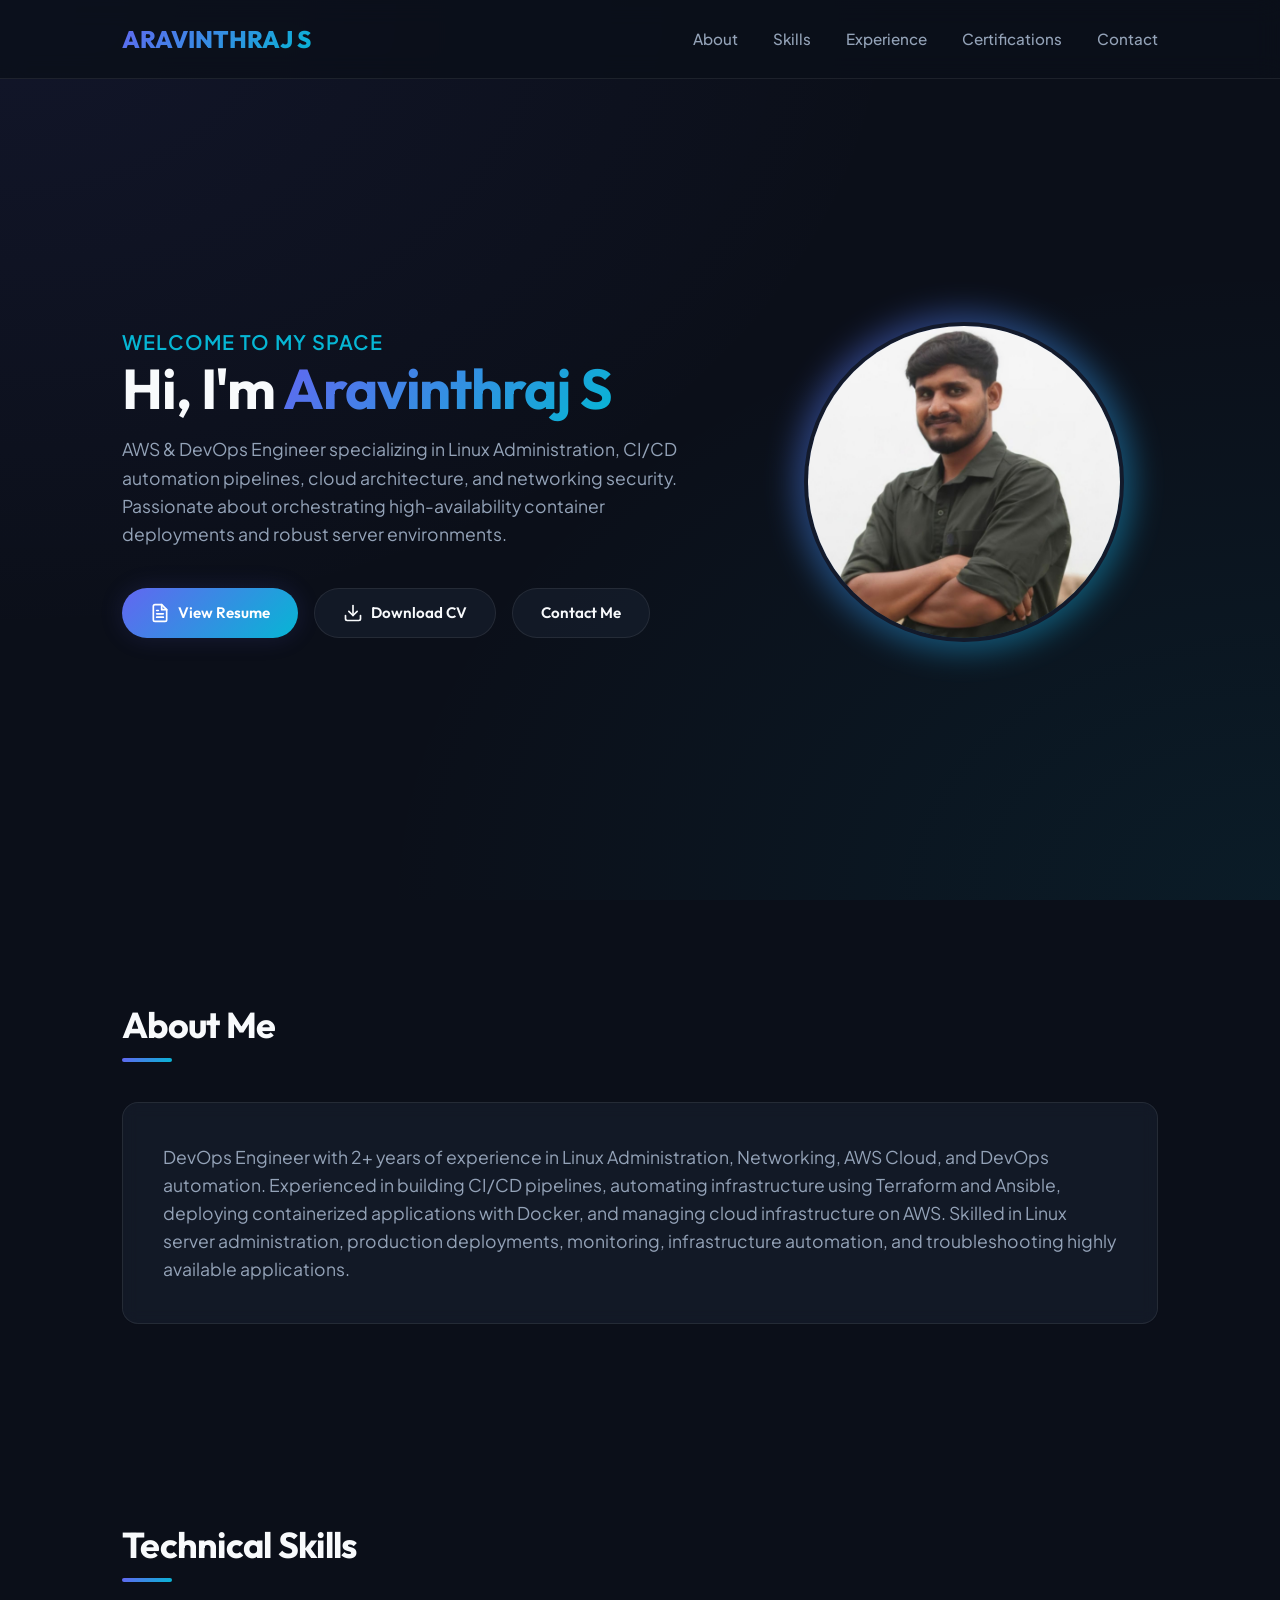
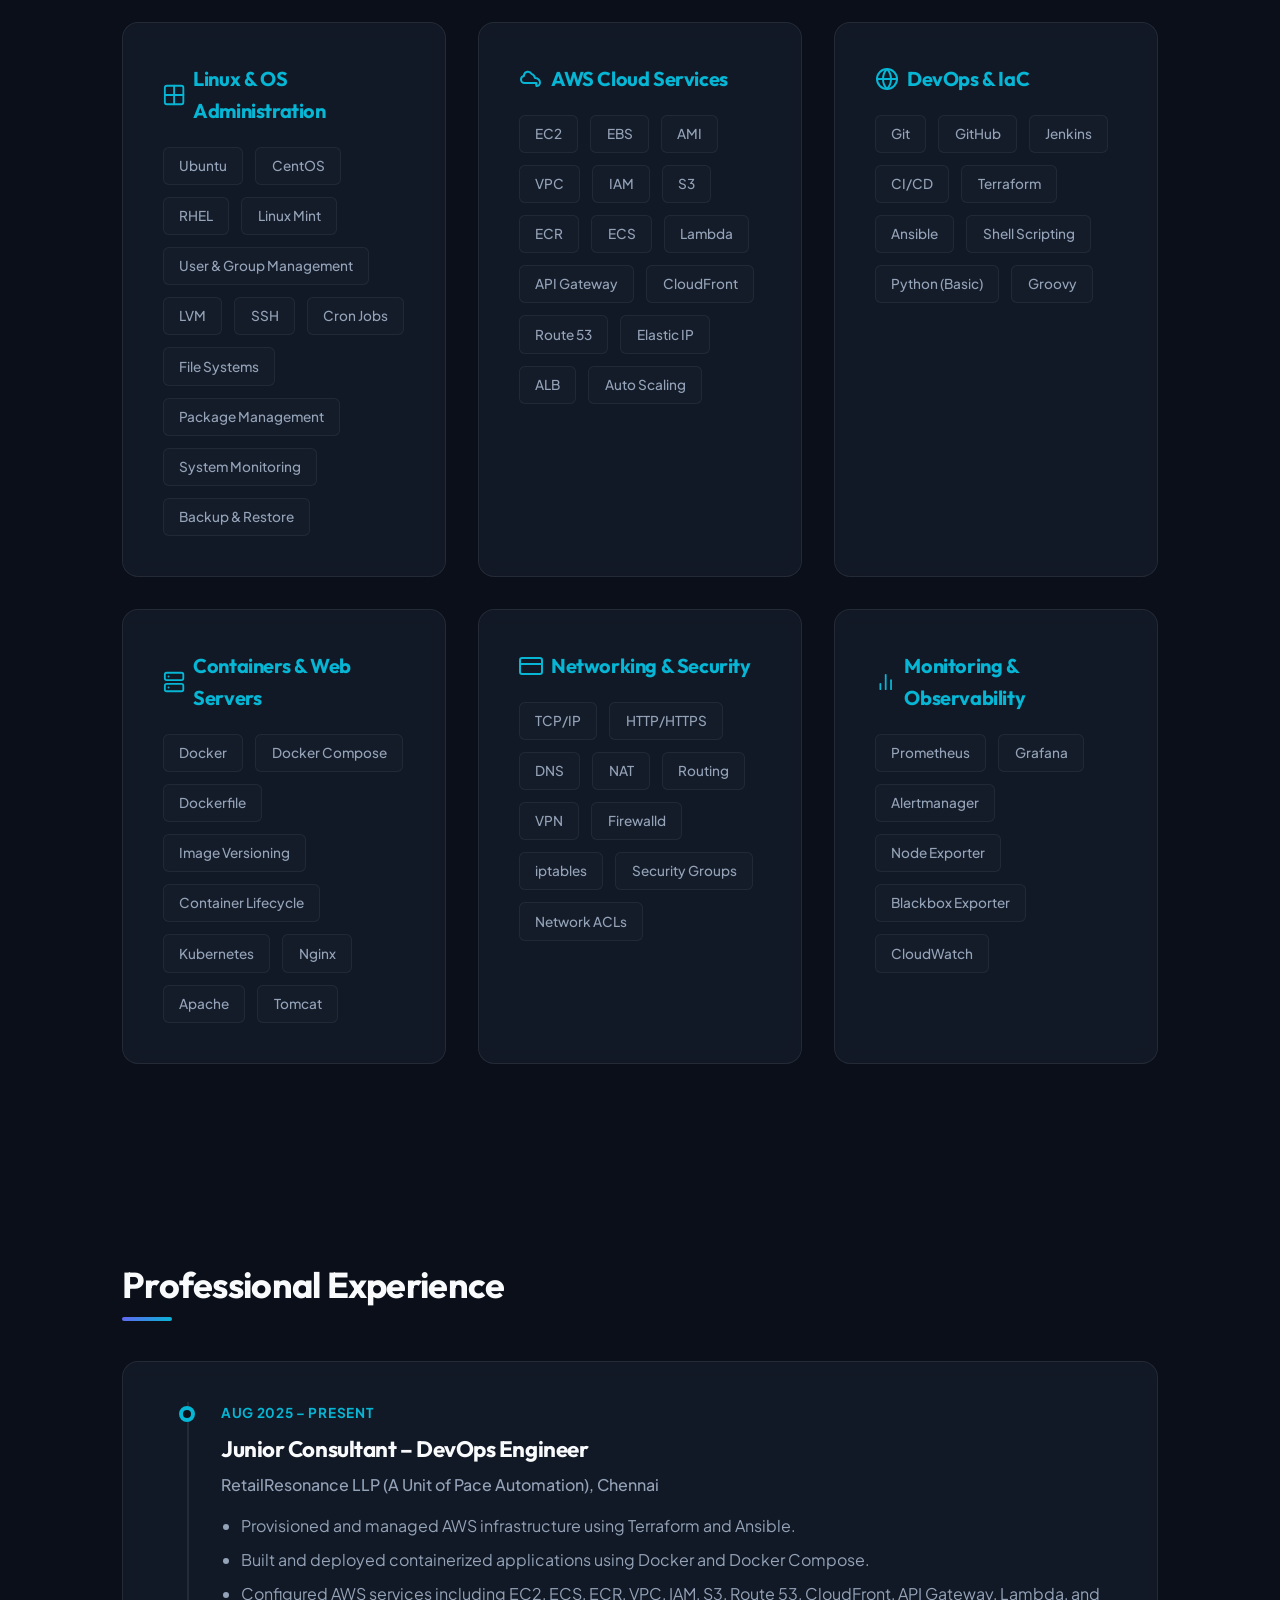
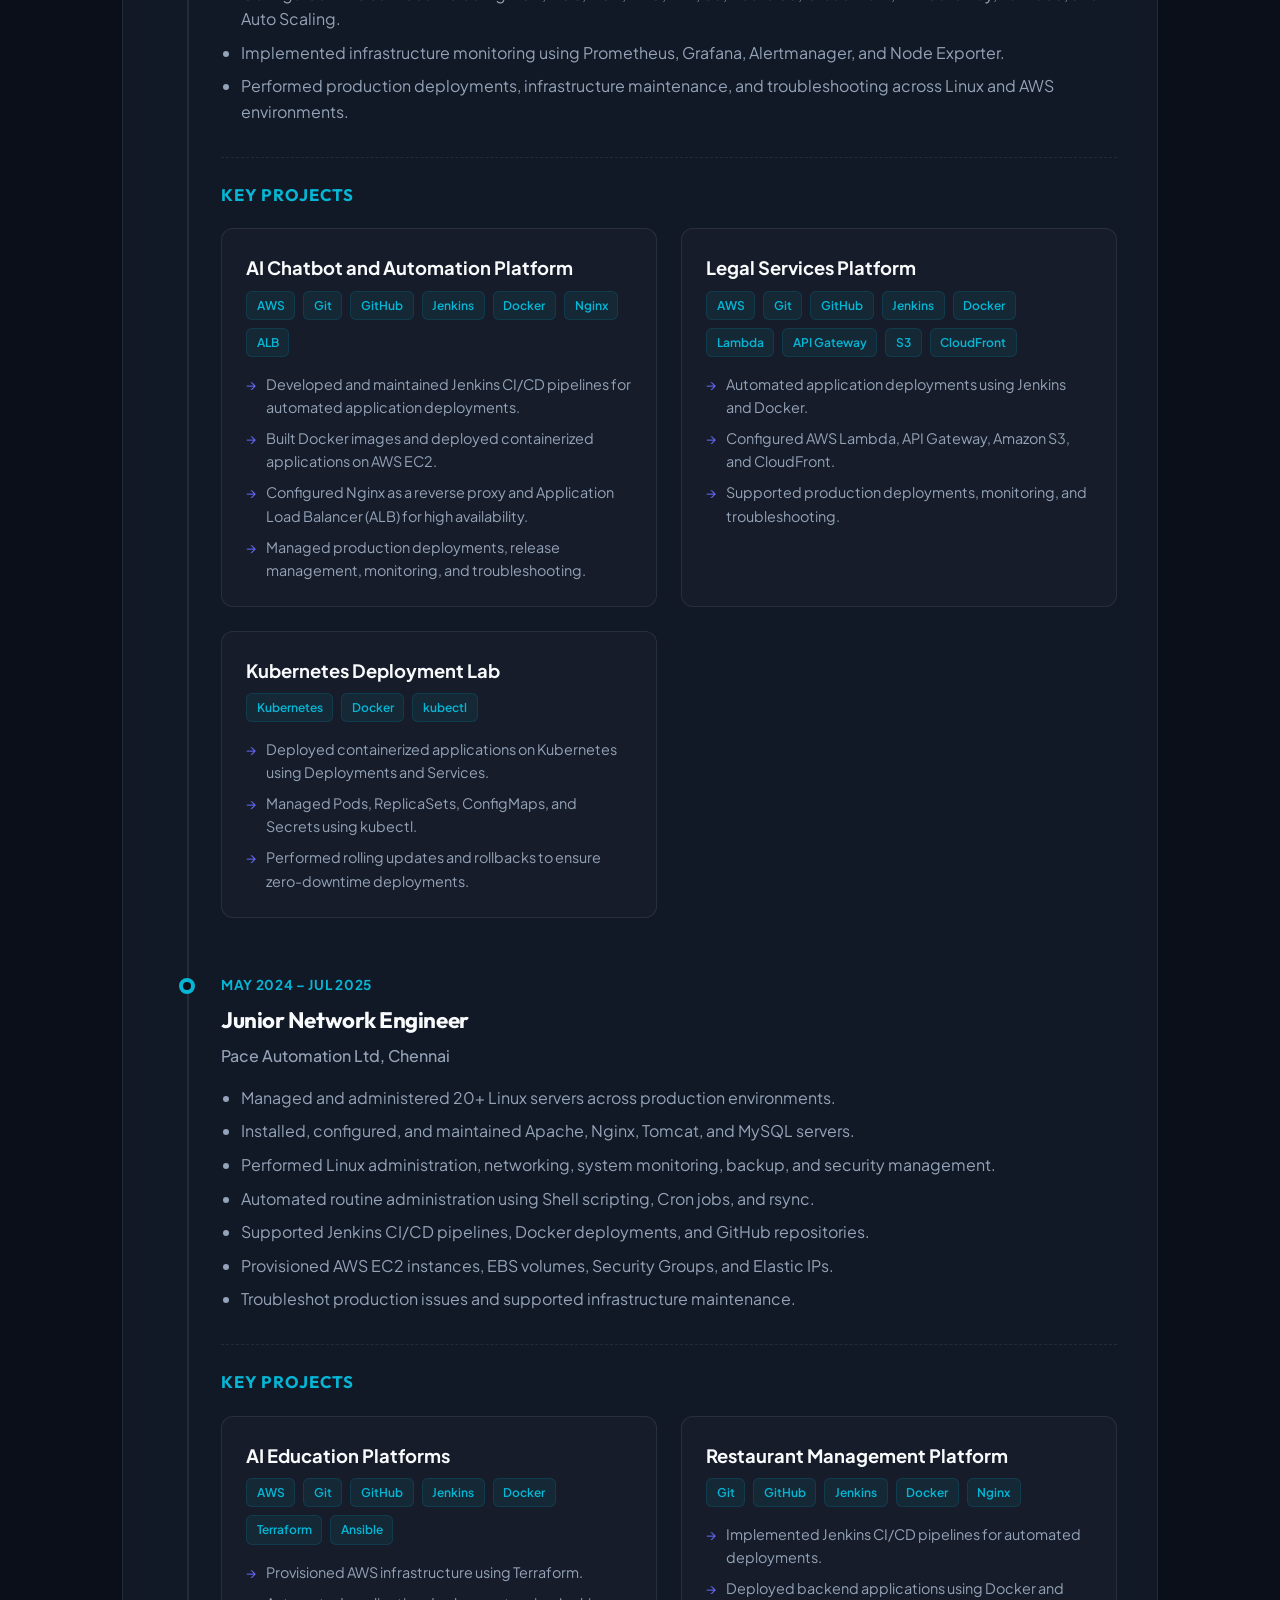
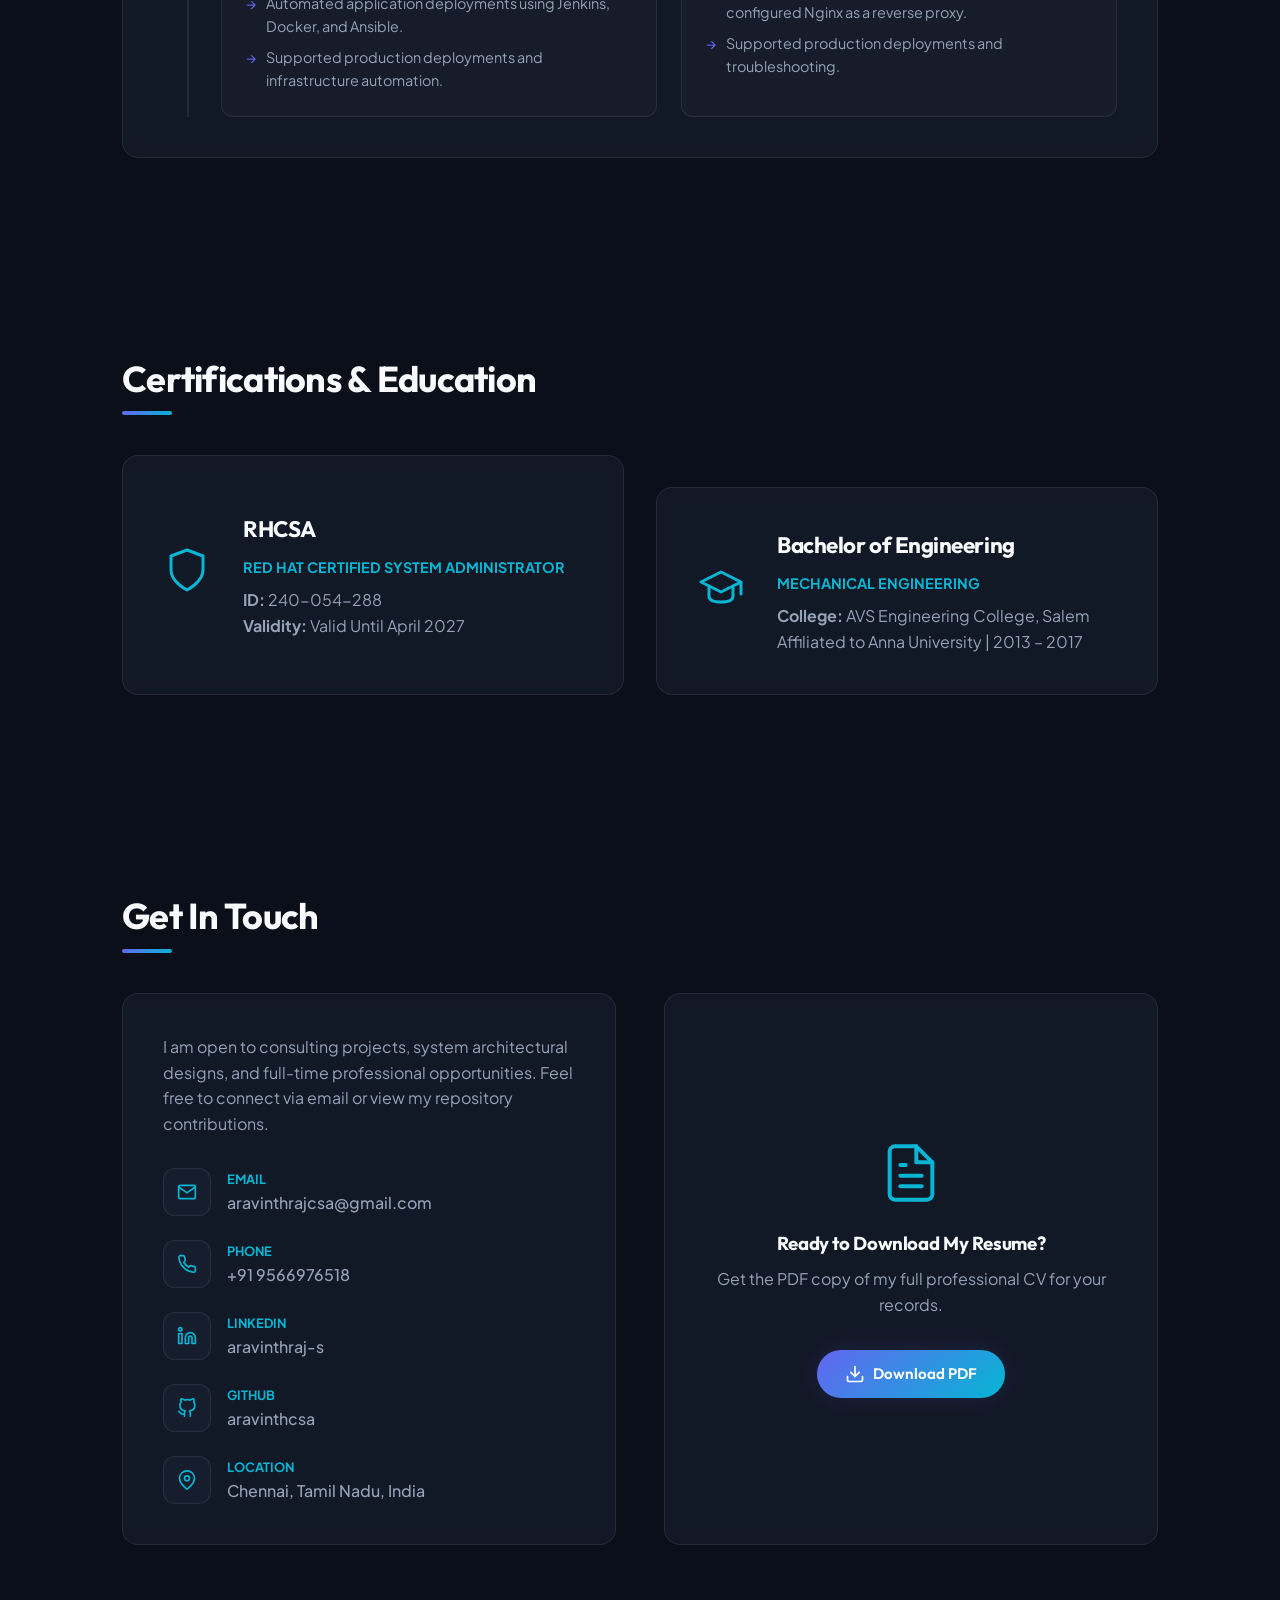
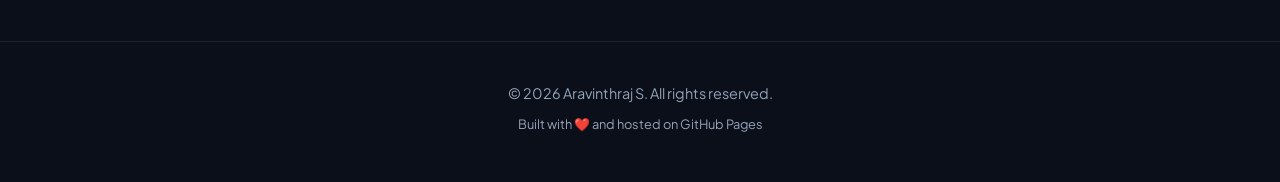
<file: root/index.html>
<!DOCTYPE html>
<html lang="en">
<head>
  <meta charset="UTF-8">
  <meta name="viewport" content="width=device-width, initial-scale=1.0">
  <meta name="description" content="Portfolio of Aravinthraj S - AWS & DevOps Engineer and Linux Administrator. Explore projects, technical skills, and certifications.">
  <title>Aravinthraj S | AWS & DevOps Engineer</title>
  <link rel="stylesheet" href="style.css">
</head>
<body>
  <!-- Header -->
  <header>
    <div class="nav-container">
      <a href="#" class="logo" id="logo">ARAVINTHRAJ S</a>
      <nav id="main-navigation">
        <a href="#about" id="nav-about">About</a>
        <a href="#skills" id="nav-skills">Skills</a>
        <a href="#experience" id="nav-experience">Experience</a>
        <a href="#certifications" id="nav-certifications">Certifications</a>
        <a href="#contact" id="nav-contact">Contact</a>
      </nav>
    </div>
  </header>

  <!-- Hero Section -->
  <section class="hero" id="hero">
    <div class="hero-grid">
      <div class="hero-text">
        <span class="hero-subtitle">Welcome to my space</span>
        <h1>Hi, I'm <span>Aravinthraj S</span></h1>
        <p class="hero-desc">AWS & DevOps Engineer specializing in Linux Administration, CI/CD automation pipelines, cloud architecture, and networking security. Passionate about orchestrating high-availability container deployments and robust server environments.</p>
        <div class="hero-actions">
          <a href="assets/Aravinthraj.pdf" class="btn btn-primary" target="_blank" id="btn-view-cv">
            <svg width="20" height="20" viewBox="0 0 24 24" fill="none" stroke="currentColor" stroke-width="2" stroke-linecap="round" stroke-linejoin="round" style="margin-right: 8px;"><path d="M14 2H6a2 2 0 0 0-2 2v16a2 2 0 0 0 2 2h12a2 2 0 0 0 2-2V8z"></path><polyline points="14 2 14 8 20 8"></polyline><line x1="16" y1="13" x2="8" y2="13"></line><line x1="16" y1="17" x2="8" y2="17"></line><polyline points="10 9 9 9 8 9"></polyline></svg>
            View Resume
          </a>
          <a href="assets/Aravinthraj.pdf" download="Aravinthraj_Resume.pdf" class="btn btn-secondary" id="btn-download-cv">
            <svg width="20" height="20" viewBox="0 0 24 24" fill="none" stroke="currentColor" stroke-width="2" stroke-linecap="round" stroke-linejoin="round" style="margin-right: 8px;"><path d="M21 15v4a2 2 0 0 1-2 2H5a2 2 0 0 1-2-2v-4"></path><polyline points="7 10 12 15 17 10"></polyline><line x1="12" y1="15" x2="12" y2="3"></line></svg>
            Download CV
          </a>
          <a href="#contact" class="btn btn-secondary" id="btn-contact-hero">Contact Me</a>
        </div>
      </div>
      <div class="hero-image-container">
        <img src="assets/profile.jpeg" alt="Aravinthraj S Profile Picture" class="hero-img" id="img-profile">
      </div>
    </div>
  </section>

  <!-- About Me -->
  <section class="container" id="about">
    <h2 class="section-title">About Me</h2>
    <div class="card">
      <div class="about-content">
        <p>DevOps Engineer with 2+ years of experience in Linux Administration, Networking, AWS Cloud, and DevOps automation. Experienced in building CI/CD pipelines, automating infrastructure using Terraform and Ansible, deploying containerized applications with Docker, and managing cloud infrastructure on AWS. Skilled in Linux server administration, production deployments, monitoring, infrastructure automation, and troubleshooting highly available applications.</p>
      </div>
    </div>
  </section>

  <!-- Skills -->
  <section class="container" id="skills">
    <h2 class="section-title">Technical Skills</h2>
    <div class="skills-grid">
      <!-- Linux & OS -->
      <div class="card skill-category" id="skills-linux">
        <h3>
          <svg width="24" height="24" viewBox="0 0 24 24" fill="none" stroke="currentColor" stroke-width="2" stroke-linecap="round" stroke-linejoin="round"><rect x="2" y="2" width="20" height="20" rx="2.18" ry="2.18"></rect><line x1="12" y1="2" x2="12" y2="22"></line><line x1="2" y1="12" x2="22" y2="12"></line></svg>
          Linux & OS Administration
        </h3>
        <div class="skill-tags">
          <span class="skill-tag">Ubuntu</span>
          <span class="skill-tag">CentOS</span>
          <span class="skill-tag">RHEL</span>
          <span class="skill-tag">Linux Mint</span>
          <span class="skill-tag">User & Group Management</span>
          <span class="skill-tag">LVM</span>
          <span class="skill-tag">SSH</span>
          <span class="skill-tag">Cron Jobs</span>
          <span class="skill-tag">File Systems</span>
          <span class="skill-tag">Package Management</span>
          <span class="skill-tag">System Monitoring</span>
          <span class="skill-tag">Backup & Restore</span>
        </div>
      </div>

      <!-- AWS Cloud -->
      <div class="card skill-category" id="skills-aws">
        <h3>
          <svg width="24" height="24" viewBox="0 0 24 24" fill="none" stroke="currentColor" stroke-width="2" stroke-linecap="round" stroke-linejoin="round"><path d="M17.5 19A3.5 3.5 0 0 0 21 15.5c0-2.79-2.54-4.5-5-4.5-.42-1.89-1.76-3.5-3.5-4.08A4.002 4.002 0 0 0 5 8c0 .28.03.55.08.82C3.18 9.3 2 10.78 2 12.5A3.5 3.5 0 0 0 5.5 16h12a3.5 3.5 0 0 0 0 3z"></path></svg>
          AWS Cloud Services
        </h3>
        <div class="skill-tags">
          <span class="skill-tag">EC2</span>
          <span class="skill-tag">EBS</span>
          <span class="skill-tag">AMI</span>
          <span class="skill-tag">VPC</span>
          <span class="skill-tag">IAM</span>
          <span class="skill-tag">S3</span>
          <span class="skill-tag">ECR</span>
          <span class="skill-tag">ECS</span>
          <span class="skill-tag">Lambda</span>
          <span class="skill-tag">API Gateway</span>
          <span class="skill-tag">CloudFront</span>
          <span class="skill-tag">Route 53</span>
          <span class="skill-tag">Elastic IP</span>
          <span class="skill-tag">ALB</span>
          <span class="skill-tag">Auto Scaling</span>
        </div>
      </div>

      <!-- DevOps & IaC -->
      <div class="card skill-category" id="skills-devops">
        <h3>
          <svg width="24" height="24" viewBox="0 0 24 24" fill="none" stroke="currentColor" stroke-width="2" stroke-linecap="round" stroke-linejoin="round"><circle cx="12" cy="12" r="10"></circle><path d="M12 2a14.5 14.5 0 0 0 0 20 14.5 14.5 0 0 0 0-20"></path><path d="M2 12h20"></path></svg>
          DevOps & IaC
        </h3>
        <div class="skill-tags">
          <span class="skill-tag">Git</span>
          <span class="skill-tag">GitHub</span>
          <span class="skill-tag">Jenkins</span>
          <span class="skill-tag">CI/CD</span>
          <span class="skill-tag">Terraform</span>
          <span class="skill-tag">Ansible</span>
          <span class="skill-tag">Shell Scripting</span>
          <span class="skill-tag">Python (Basic)</span>
          <span class="skill-tag">Groovy</span>
        </div>
      </div>

      <!-- Containers & Web Servers -->
      <div class="card skill-category" id="skills-containers">
        <h3>
          <svg width="24" height="24" viewBox="0 0 24 24" fill="none" stroke="currentColor" stroke-width="2" stroke-linecap="round" stroke-linejoin="round"><rect x="2" y="2" width="20" height="8" rx="2" ry="2"></rect><rect x="2" y="14" width="20" height="8" rx="2" ry="2"></rect><line x1="6" y1="6" x2="6.01" y2="6"></line><line x1="6" y1="18" x2="6.01" y2="18"></line></svg>
          Containers & Web Servers
        </h3>
        <div class="skill-tags">
          <span class="skill-tag">Docker</span>
          <span class="skill-tag">Docker Compose</span>
          <span class="skill-tag">Dockerfile</span>
          <span class="skill-tag">Image Versioning</span>
          <span class="skill-tag">Container Lifecycle</span>
          <span class="skill-tag">Kubernetes</span>
          <span class="skill-tag">Nginx</span>
          <span class="skill-tag">Apache</span>
          <span class="skill-tag">Tomcat</span>
        </div>
      </div>

      <!-- Networking & Security -->
      <div class="card skill-category" id="skills-networking">
        <h3>
          <svg width="24" height="24" viewBox="0 0 24 24" fill="none" stroke="currentColor" stroke-width="2" stroke-linecap="round" stroke-linejoin="round"><rect x="1" y="4" width="22" height="16" rx="2" ry="2"></rect><line x1="1" y1="10" x2="23" y2="10"></line></svg>
          Networking & Security
        </h3>
        <div class="skill-tags">
          <span class="skill-tag">TCP/IP</span>
          <span class="skill-tag">HTTP/HTTPS</span>
          <span class="skill-tag">DNS</span>
          <span class="skill-tag">NAT</span>
          <span class="skill-tag">Routing</span>
          <span class="skill-tag">VPN</span>
          <span class="skill-tag">Firewalld</span>
          <span class="skill-tag">iptables</span>
          <span class="skill-tag">Security Groups</span>
          <span class="skill-tag">Network ACLs</span>
        </div>
      </div>

      <!-- Monitoring & CloudWatch -->
      <div class="card skill-category" id="skills-monitoring">
        <h3>
          <svg width="24" height="24" viewBox="0 0 24 24" fill="none" stroke="currentColor" stroke-width="2" stroke-linecap="round" stroke-linejoin="round"><line x1="18" y1="20" x2="18" y2="10"></line><line x1="12" y1="20" x2="12" y2="4"></line><line x1="6" y1="20" x2="6" y2="14"></line></svg>
          Monitoring & Observability
        </h3>
        <div class="skill-tags">
          <span class="skill-tag">Prometheus</span>
          <span class="skill-tag">Grafana</span>
          <span class="skill-tag">Alertmanager</span>
          <span class="skill-tag">Node Exporter</span>
          <span class="skill-tag">Blackbox Exporter</span>
          <span class="skill-tag">CloudWatch</span>
        </div>
      </div>
    </div>
  </section>

  <!-- Experience -->
  <section class="container" id="experience">
    <h2 class="section-title">Professional Experience</h2>
    <div class="card">
      <div class="timeline">
        <!-- Job 1 -->
        <div class="timeline-item">
          <div class="timeline-marker"></div>
          <div class="timeline-date">Aug 2025 – Present</div>
          <h3 class="timeline-title">Junior Consultant – DevOps Engineer</h3>
          <div class="timeline-company">RetailResonance LLP (A Unit of Pace Automation), Chennai</div>
          <ul class="timeline-desc" style="margin-bottom: 1.5rem;">
            <li>Provisioned and managed AWS infrastructure using Terraform and Ansible.</li>
            <li>Built and deployed containerized applications using Docker and Docker Compose.</li>
            <li>Configured AWS services including EC2, ECS, ECR, VPC, IAM, S3, Route 53, CloudFront, API Gateway, Lambda, and Auto Scaling.</li>
            <li>Implemented infrastructure monitoring using Prometheus, Grafana, Alertmanager, and Node Exporter.</li>
            <li>Performed production deployments, infrastructure maintenance, and troubleshooting across Linux and AWS environments.</li>
          </ul>

          <div class="job-projects">
            <h4>Key Projects</h4>
            <div class="project-list">
              <!-- Project 1.1 -->
              <div class="project-card">
                <div class="project-name">AI Chatbot and Automation Platform</div>
                <div class="project-tech">
                  <span class="tech-badge">AWS</span>
                  <span class="tech-badge">Git</span>
                  <span class="tech-badge">GitHub</span>
                  <span class="tech-badge">Jenkins</span>
                  <span class="tech-badge">Docker</span>
                  <span class="tech-badge">Nginx</span>
                  <span class="tech-badge">ALB</span>
                </div>
                <ul class="project-bullets">
                  <li>Developed and maintained Jenkins CI/CD pipelines for automated application deployments.</li>
                  <li>Built Docker images and deployed containerized applications on AWS EC2.</li>
                  <li>Configured Nginx as a reverse proxy and Application Load Balancer (ALB) for high availability.</li>
                  <li>Managed production deployments, release management, monitoring, and troubleshooting.</li>
                </ul>
              </div>

              <!-- Project 1.2 -->
              <div class="project-card">
                <div class="project-name">Legal Services Platform</div>
                <div class="project-tech">
                  <span class="tech-badge">AWS</span>
                  <span class="tech-badge">Git</span>
                  <span class="tech-badge">GitHub</span>
                  <span class="tech-badge">Jenkins</span>
                  <span class="tech-badge">Docker</span>
                  <span class="tech-badge">Lambda</span>
                  <span class="tech-badge">API Gateway</span>
                  <span class="tech-badge">S3</span>
                  <span class="tech-badge">CloudFront</span>
                </div>
                <ul class="project-bullets">
                  <li>Automated application deployments using Jenkins and Docker.</li>
                  <li>Configured AWS Lambda, API Gateway, Amazon S3, and CloudFront.</li>
                  <li>Supported production deployments, monitoring, and troubleshooting.</li>
                </ul>
              </div>

              <!-- Project 1.3 -->
              <div class="project-card">
                <div class="project-name">Kubernetes Deployment Lab</div>
                <div class="project-tech">
                  <span class="tech-badge">Kubernetes</span>
                  <span class="tech-badge">Docker</span>
                  <span class="tech-badge">kubectl</span>
                </div>
                <ul class="project-bullets">
                  <li>Deployed containerized applications on Kubernetes using Deployments and Services.</li>
                  <li>Managed Pods, ReplicaSets, ConfigMaps, and Secrets using kubectl.</li>
                  <li>Performed rolling updates and rollbacks to ensure zero-downtime deployments.</li>
                </ul>
              </div>
            </div>
          </div>
        </div>

        <!-- Job 2 -->
        <div class="timeline-item">
          <div class="timeline-marker"></div>
          <div class="timeline-date">May 2024 – Jul 2025</div>
          <h3 class="timeline-title">Junior Network Engineer</h3>
          <div class="timeline-company">Pace Automation Ltd, Chennai</div>
          <ul class="timeline-desc" style="margin-bottom: 1.5rem;">
            <li>Managed and administered 20+ Linux servers across production environments.</li>
            <li>Installed, configured, and maintained Apache, Nginx, Tomcat, and MySQL servers.</li>
            <li>Performed Linux administration, networking, system monitoring, backup, and security management.</li>
            <li>Automated routine administration using Shell scripting, Cron jobs, and rsync.</li>
            <li>Supported Jenkins CI/CD pipelines, Docker deployments, and GitHub repositories.</li>
            <li>Provisioned AWS EC2 instances, EBS volumes, Security Groups, and Elastic IPs.</li>
            <li>Troubleshot production issues and supported infrastructure maintenance.</li>
          </ul>

          <div class="job-projects">
            <h4>Key Projects</h4>
            <div class="project-list">
              <!-- Project 2.1 -->
              <div class="project-card">
                <div class="project-name">AI Education Platforms</div>
                <div class="project-tech">
                  <span class="tech-badge">AWS</span>
                  <span class="tech-badge">Git</span>
                  <span class="tech-badge">GitHub</span>
                  <span class="tech-badge">Jenkins</span>
                  <span class="tech-badge">Docker</span>
                  <span class="tech-badge">Terraform</span>
                  <span class="tech-badge">Ansible</span>
                </div>
                <ul class="project-bullets">
                  <li>Provisioned AWS infrastructure using Terraform.</li>
                  <li>Automated application deployments using Jenkins, Docker, and Ansible.</li>
                  <li>Supported production deployments and infrastructure automation.</li>
                </ul>
              </div>

              <!-- Project 2.2 -->
              <div class="project-card">
                <div class="project-name">Restaurant Management Platform</div>
                <div class="project-tech">
                  <span class="tech-badge">Git</span>
                  <span class="tech-badge">GitHub</span>
                  <span class="tech-badge">Jenkins</span>
                  <span class="tech-badge">Docker</span>
                  <span class="tech-badge">Nginx</span>
                </div>
                <ul class="project-bullets">
                  <li>Implemented Jenkins CI/CD pipelines for automated deployments.</li>
                  <li>Deployed backend applications using Docker and configured Nginx as a reverse proxy.</li>
                  <li>Supported production deployments and troubleshooting.</li>
                </ul>
              </div>
            </div>
          </div>
        </div>
      </div>
    </div>
  </section>

  <!-- Certifications & Education -->
  <section class="container" id="certifications">
    <h2 class="section-title">Certifications & Education</h2>
    <div style="display: grid; grid-template-columns: repeat(auto-fit, minmax(320px, 1fr)); gap: 2rem;">
      <div class="card cert-card" id="cert-rhcsa">
        <div class="cert-icon">
          <svg width="48" height="48" viewBox="0 0 24 24" fill="none" stroke="currentColor" stroke-width="1.5" stroke-linecap="round" stroke-linejoin="round"><path d="M12 22s8-4 8-10V5l-8-3-8 3v7c0 6 8 10 8 10z"></path></svg>
        </div>
        <div class="cert-info">
          <h3>RHCSA</h3>
          <p style="font-size: 0.9rem; color: var(--accent-secondary); font-weight: 700; text-transform: uppercase;">Red Hat Certified System Administrator</p>
          <p style="margin-top: 0.5rem;"><strong>ID:</strong> 240-054-288</p>
          <p><strong>Validity:</strong> Valid Until April 2027</p>
        </div>
      </div>

      <div class="card edu-card" id="edu-be">
        <div class="edu-icon">
          <svg width="48" height="48" viewBox="0 0 24 24" fill="none" stroke="currentColor" stroke-width="1.5" stroke-linecap="round" stroke-linejoin="round"><path d="M22 10v6M2 10l10-5 10 5-10 5z"></path><path d="M6 12v5c0 2 2 3 6 3s6-1 6-3v-5"></path></svg>
        </div>
        <div class="edu-info">
          <h3>Bachelor of Engineering</h3>
          <p style="font-size: 0.9rem; color: var(--accent-secondary); font-weight: 700; text-transform: uppercase;">Mechanical Engineering</p>
          <p style="margin-top: 0.5rem;"><strong>College:</strong> AVS Engineering College, Salem</p>
          <p>Affiliated to Anna University | 2013 – 2017</p>
        </div>
      </div>
    </div>
  </section>

  <!-- Contact -->
  <section class="container" id="contact">
    <h2 class="section-title">Get In Touch</h2>
    <div class="contact-container">
      <div class="card">
        <p style="color: var(--text-secondary); margin-bottom: 2rem;">I am open to consulting projects, system architectural designs, and full-time professional opportunities. Feel free to connect via email or view my repository contributions.</p>
        <div class="contact-links">
          <a href="mailto:aravinthrajcsa@gmail.com" class="contact-item" id="contact-email">
            <div class="contact-icon">
              <svg width="20" height="20" viewBox="0 0 24 24" fill="none" stroke="currentColor" stroke-width="2" stroke-linecap="round" stroke-linejoin="round"><path d="M4 4h16c1.1 0 2 .9 2 2v12c0 1.1-.9 2-2 2H4c-1.1 0-2-.9-2-2V6c0-1.1.9-2 2-2z"></path><polyline points="22,6 12,13 2,6"></polyline></svg>
            </div>
            <div>
              <div style="font-size: 0.8rem; text-transform: uppercase; color: var(--accent-secondary); font-weight: 700;">Email</div>
              <div style="font-weight: 500;">aravinthrajcsa@gmail.com</div>
            </div>
          </a>
          <div class="contact-item">
            <div class="contact-icon">
              <svg width="20" height="20" viewBox="0 0 24 24" fill="none" stroke="currentColor" stroke-width="2" stroke-linecap="round" stroke-linejoin="round"><path d="M22 16.92v3a2 2 0 0 1-2.18 2 19.79 19.79 0 0 1-8.63-3.07 19.5 19.5 0 0 1-6-6 19.79 19.79 0 0 1-3.07-8.67A2 2 0 0 1 4.11 2h3a2 2 0 0 1 2 1.72 12.84 12.84 0 0 0 .7 2.81 2 2 0 0 1-.45 2.11L8.09 9.91a16 16 0 0 0 6 6l1.27-1.27a2 2 0 0 1 2.11-.45 12.84 12.84 0 0 0 2.81.7A2 2 0 0 1 22 16.92z"></path></svg>
            </div>
            <div>
              <div style="font-size: 0.8rem; text-transform: uppercase; color: var(--accent-secondary); font-weight: 700;">Phone</div>
              <div style="font-weight: 500;">+91 9566976518</div>
            </div>
          </div>
          <a href="https://www.linkedin.com/in/aravinthraj-s-542314382" target="_blank" rel="noopener" class="contact-item" id="contact-linkedin">
            <div class="contact-icon">
              <svg width="20" height="20" viewBox="0 0 24 24" fill="none" stroke="currentColor" stroke-width="2" stroke-linecap="round" stroke-linejoin="round"><path d="M16 8a6 6 0 0 1 6 6v7h-4v-7a2 2 0 0 0-2-2 2 2 0 0 0-2 2v7h-4v-7a6 6 0 0 1 6-6z"></path><rect x="2" y="9" width="4" height="12"></rect><circle cx="4" cy="4" r="2"></circle></svg>
            </div>
            <div>
              <div style="font-size: 0.8rem; text-transform: uppercase; color: var(--accent-secondary); font-weight: 700;">LinkedIn</div>
              <div style="font-weight: 500;">aravinthraj-s</div>
            </div>
          </a>
          <a href="https://github.com/aravinthcsa" target="_blank" rel="noopener" class="contact-item" id="contact-github">
            <div class="contact-icon">
              <svg width="20" height="20" viewBox="0 0 24 24" fill="none" stroke="currentColor" stroke-width="2" stroke-linecap="round" stroke-linejoin="round"><path d="M9 19c-5 1.5-5-2.5-7-3m14 6v-3.87a3.37 3.37 0 0 0-.94-2.61c3.14-.35 6.44-1.54 6.44-7A5.44 5.44 0 0 0 20 4.77 5.07 5.07 0 0 0 19.91 1S18.73.65 16 2.48a13.38 13.38 0 0 0-7 0C6.27.65 5.09 1 5.09 1A5.07 5.07 0 0 0 5 4.77a5.44 5.44 0 0 0-1.5 3.78c0 5.42 3.3 6.61 6.44 7A3.37 3.37 0 0 0 9 18.13V22"></path></svg>
            </div>
            <div>
              <div style="font-size: 0.8rem; text-transform: uppercase; color: var(--accent-secondary); font-weight: 700;">GitHub</div>
              <div style="font-weight: 500;">aravinthcsa</div>
            </div>
          </a>
          <div class="contact-item">
            <div class="contact-icon">
              <svg width="20" height="20" viewBox="0 0 24 24" fill="none" stroke="currentColor" stroke-width="2" stroke-linecap="round" stroke-linejoin="round"><path d="M21 10c0 7-9 13-9 13s-9-6-9-13a9 9 0 0 1 18 0z"></path><circle cx="12" cy="10" r="3"></circle></svg>
            </div>
            <div>
              <div style="font-size: 0.8rem; text-transform: uppercase; color: var(--accent-secondary); font-weight: 700;">Location</div>
              <div style="font-weight: 500;">Chennai, Tamil Nadu, India</div>
            </div>
          </div>
        </div>
      </div>
      <div class="card" style="display: flex; flex-direction: column; justify-content: center; align-items: center; min-height: 300px; text-align: center;">
        <svg width="64" height="64" viewBox="0 0 24 24" fill="none" stroke="currentColor" stroke-width="1.5" stroke-linecap="round" stroke-linejoin="round" style="color: var(--accent-secondary); margin-bottom: 1.5rem;"><path d="M14 2H6a2 2 0 0 0-2 2v16a2 2 0 0 0 2 2h12a2 2 0 0 0 2-2V8z"></path><polyline points="14 2 14 8 20 8"></polyline><line x1="16" y1="13" x2="8" y2="13"></line><line x1="16" y1="17" x2="8" y2="17"></line><polyline points="10 9 9 9 8 9"></polyline></svg>
        <h3>Ready to Download My Resume?</h3>
        <p style="color: var(--text-secondary); margin-top: 0.5rem; margin-bottom: 2rem;">Get the PDF copy of my full professional CV for your records.</p>
        <a href="assets/Aravinthraj.pdf" download="Aravinthraj_Resume.pdf" class="btn btn-primary" id="btn-download-resume-card">
          <svg width="20" height="20" viewBox="0 0 24 24" fill="none" stroke="currentColor" stroke-width="2" stroke-linecap="round" stroke-linejoin="round" style="margin-right: 8px;"><path d="M21 15v4a2 2 0 0 1-2 2H5a2 2 0 0 1-2-2v-4"></path><polyline points="7 10 12 15 17 10"></polyline><line x1="12" y1="15" x2="12" y2="3"></line></svg>
          Download PDF
        </a>
      </div>
    </div>
  </section>

  <!-- Footer -->
  <footer>
    <p>© 2026 Aravinthraj S. All rights reserved.</p>
    <p style="font-size: 0.8rem; color: var(--text-secondary); margin-top: 0.25rem;">Built with ❤️ and hosted on GitHub Pages</p>
  </footer>
</body>
</html>
</file>
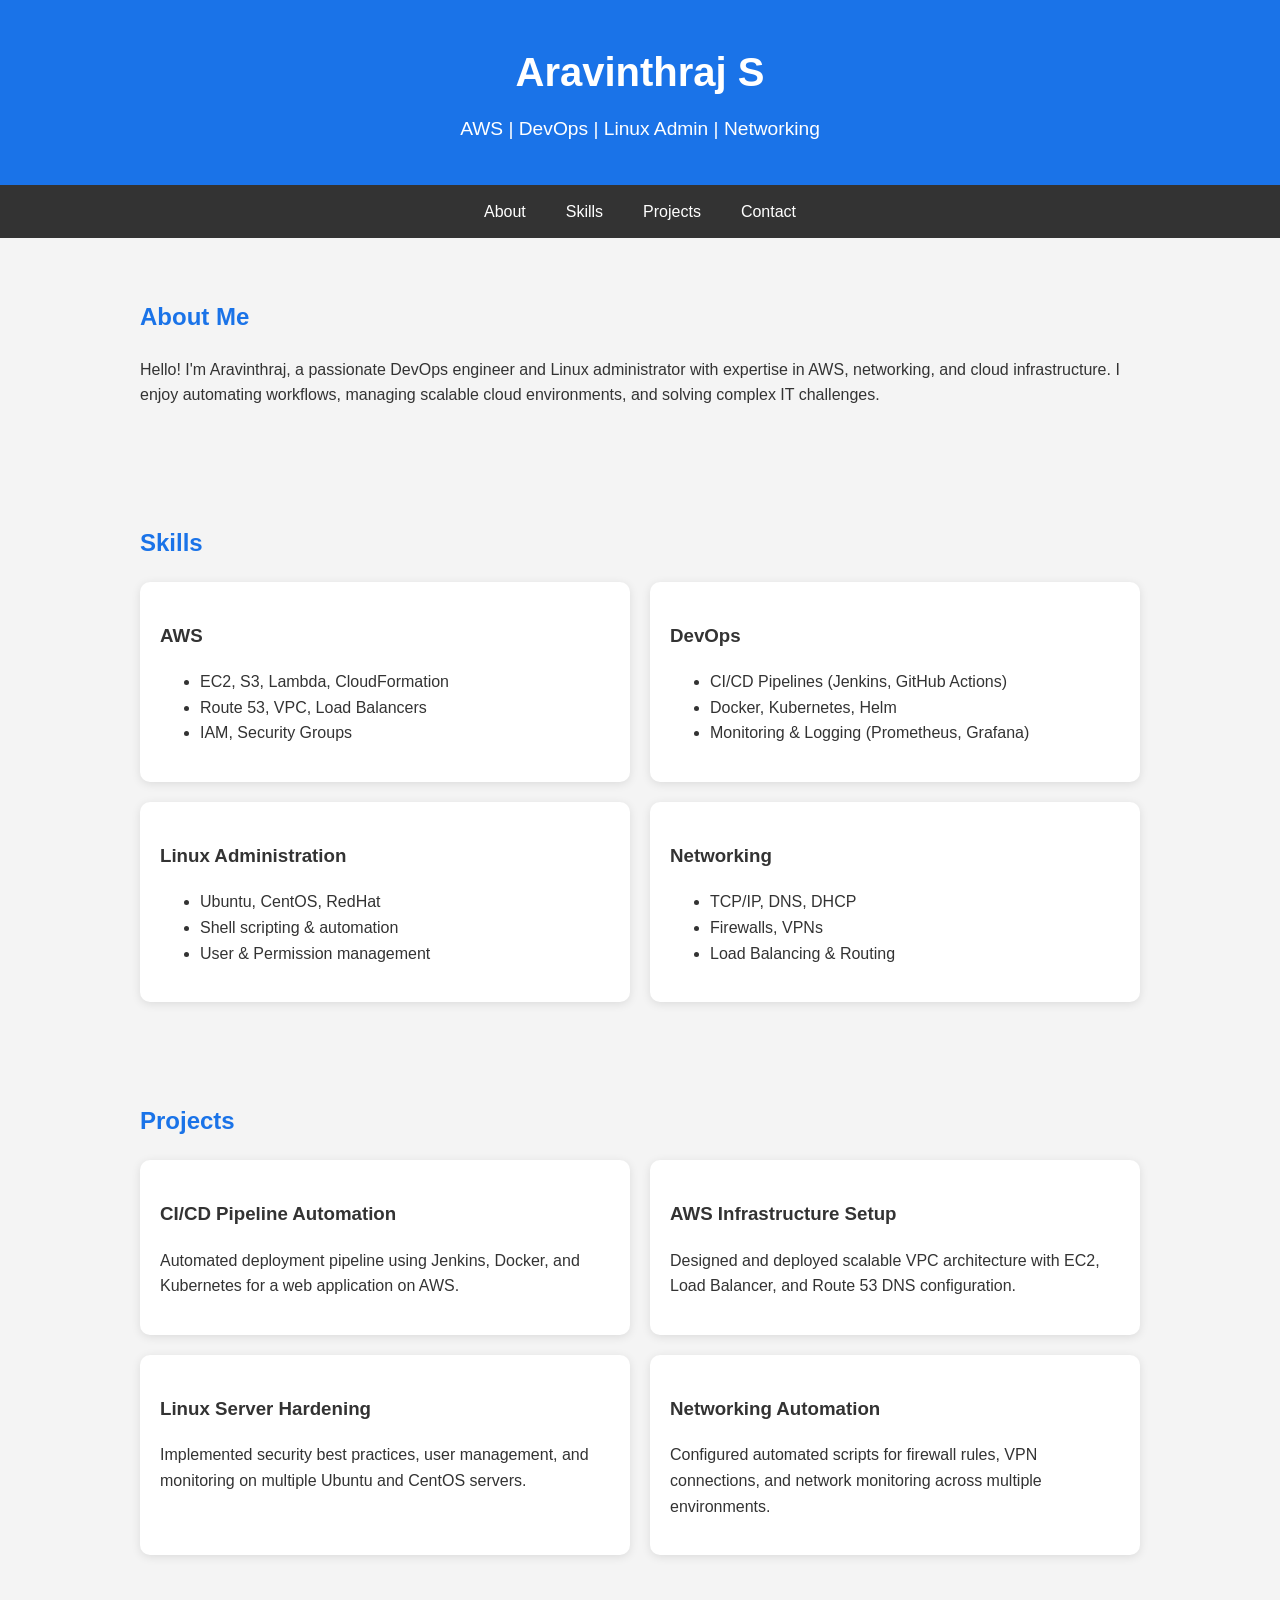
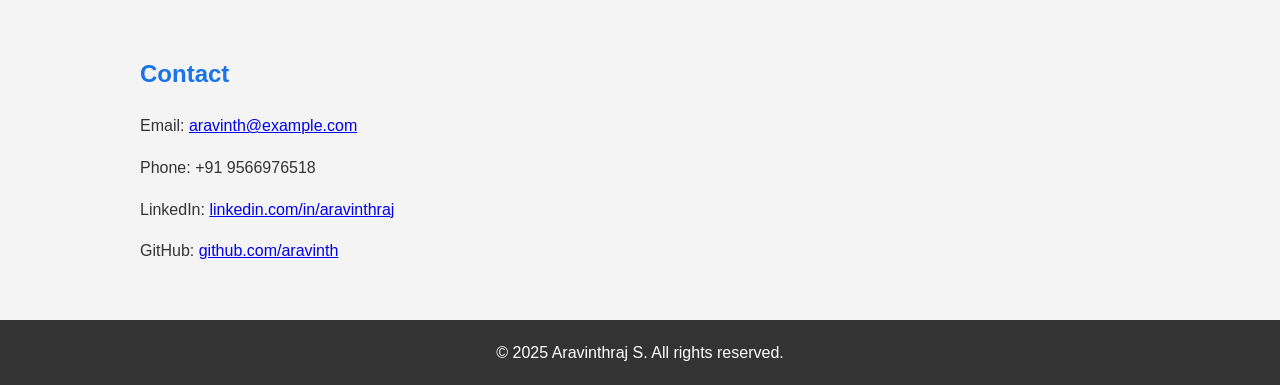
<file: aravinth.html>
<!DOCTYPE html>
<html lang="en">
<head>
    <meta charset="UTF-8">
    <meta name="viewport" content="width=device-width, initial-scale=1.0">
    <title>Aravinthraj S | DevOps & AWS Portfolio</title>
    <style>
        body {
            font-family: Arial, sans-serif;
            margin: 0;
            line-height: 1.6;
            background-color: #f4f4f4;
            color: #333;
        }
        header {
            background-color: #1a73e8;
            color: white;
            padding: 40px 20px;
            text-align: center;
        }
        header h1 {
            margin: 0;
            font-size: 2.5rem;
        }
        header p {
            margin: 10px 0 0;
            font-size: 1.2rem;
        }
        nav {
            display: flex;
            justify-content: center;
            background: #333;
        }
        nav a {
            color: white;
            padding: 14px 20px;
            text-decoration: none;
        }
        nav a:hover {
            background: #1a73e8;
        }
        section {
            padding: 40px 20px;
            max-width: 1000px;
            margin: auto;
        }
        h2 {
            color: #1a73e8;
        }
        .skills, .projects {
            display: flex;
            flex-wrap: wrap;
            gap: 20px;
        }
        .card {
            background: white;
            padding: 20px;
            flex: 1 1 300px;
            border-radius: 10px;
            box-shadow: 0px 2px 10px rgba(0,0,0,0.1);
        }
        footer {
            text-align: center;
            padding: 20px;
            background: #333;
            color: white;
        }
        .contact a {
            color: #1a73e8;
            text-decoration: none;
        }
    </style>
</head>
<body>

<header>
    <h1>Aravinthraj S</h1>
    <p>AWS | DevOps | Linux Admin | Networking</p>
</header>

<nav>
    <a href="#about">About</a>
    <a href="#skills">Skills</a>
    <a href="#projects">Projects</a>
    <a href="#contact">Contact</a>
</nav>

<section id="about">
    <h2>About Me</h2>
    <p>Hello! I'm Aravinthraj, a passionate DevOps engineer and Linux administrator with expertise in AWS, networking, and cloud infrastructure. I enjoy automating workflows, managing scalable cloud environments, and solving complex IT challenges.</p>
</section>

<section id="skills">
    <h2>Skills</h2>
    <div class="skills">
        <div class="card">
            <h3>AWS</h3>
            <ul>
                <li>EC2, S3, Lambda, CloudFormation</li>
                <li>Route 53, VPC, Load Balancers</li>
                <li>IAM, Security Groups</li>
            </ul>
        </div>
        <div class="card">
            <h3>DevOps</h3>
            <ul>
                <li>CI/CD Pipelines (Jenkins, GitHub Actions)</li>
                <li>Docker, Kubernetes, Helm</li>
                <li>Monitoring & Logging (Prometheus, Grafana)</li>
            </ul>
        </div>
        <div class="card">
            <h3>Linux Administration</h3>
            <ul>
                <li>Ubuntu, CentOS, RedHat</li>
                <li>Shell scripting & automation</li>
                <li>User & Permission management</li>
            </ul>
        </div>
        <div class="card">
            <h3>Networking</h3>
            <ul>
                <li>TCP/IP, DNS, DHCP</li>
                <li>Firewalls, VPNs</li>
                <li>Load Balancing & Routing</li>
            </ul>
        </div>
    </div>
</section>

<section id="projects">
    <h2>Projects</h2>
    <div class="projects">
        <div class="card">
            <h3>CI/CD Pipeline Automation</h3>
            <p>Automated deployment pipeline using Jenkins, Docker, and Kubernetes for a web application on AWS.</p>
        </div>
        <div class="card">
            <h3>AWS Infrastructure Setup</h3>
            <p>Designed and deployed scalable VPC architecture with EC2, Load Balancer, and Route 53 DNS configuration.</p>
        </div>
        <div class="card">
            <h3>Linux Server Hardening</h3>
            <p>Implemented security best practices, user management, and monitoring on multiple Ubuntu and CentOS servers.</p>
        </div>
        <div class="card">
            <h3>Networking Automation</h3>
            <p>Configured automated scripts for firewall rules, VPN connections, and network monitoring across multiple environments.</p>
        </div>
    </div>
</section>

<section id="contact">
    <h2>Contact</h2>
    <p>Email: <a href="mailto:aravinth@example.com">aravinth@example.com</a></p>
    <p>Phone: +91 9566976518</p>
    <p>LinkedIn: <a href="https://www.linkedin.com/in/aravinthraj" target="_blank">linkedin.com/in/aravinthraj</a></p>
    <p>GitHub: <a href="https://github.com/aravinth" target="_blank">github.com/aravinth</a></p>
</section>

<footer>
    &copy; 2025 Aravinthraj S. All rights reserved.
</footer>

</body>
</html>
</file>
<file: root/style.css>
/* Google Fonts */
@import url('https://fonts.googleapis.com/css2?family=Outfit:wght@300;400;500;600;700;800&family=Plus+Jakarta+Sans:wght@300;400;500;600;700&display=swap');

:root {
  --bg-primary: #0b0f19;
  --bg-secondary: #131a2b;
  --bg-tertiary: rgba(30, 41, 59, 0.4);
  --text-primary: #f8fafc;
  --text-secondary: #94a3b8;
  --accent-primary: #6366f1; /* Indigo */
  --accent-secondary: #06b6d4; /* Cyan */
  --accent-gradient: linear-gradient(135deg, var(--accent-primary) 0%, var(--accent-secondary) 100%);
  --card-border: rgba(255, 255, 255, 0.08);
  --shadow-glow: 0 0 25px rgba(99, 102, 241, 0.15);
  --font-heading: 'Outfit', sans-serif;
  --font-body: 'Plus Jakarta Sans', sans-serif;
  --transition: all 0.3s cubic-bezier(0.4, 0, 0.2, 1);
}

/* Reset and Base Styles */
* {
  margin: 0;
  padding: 0;
  box-sizing: border-box;
  scroll-behavior: smooth;
}

body {
  background-color: var(--bg-primary);
  color: var(--text-primary);
  font-family: var(--font-body);
  line-height: 1.6;
  overflow-x: hidden;
  background-image: 
    radial-gradient(at 0% 0%, rgba(99, 102, 241, 0.08) 0px, transparent 50%),
    radial-gradient(at 100% 100%, rgba(6, 182, 212, 0.08) 0px, transparent 50%);
  background-attachment: fixed;
}

/* Typography */
h1, h2, h3, h4 {
  font-family: var(--font-heading);
  font-weight: 700;
  letter-spacing: -0.02em;
}

/* Navigation */
header {
  position: fixed;
  top: 0;
  left: 0;
  width: 100%;
  z-index: 1000;
  background: rgba(11, 15, 25, 0.8);
  backdrop-filter: blur(12px);
  -webkit-backdrop-filter: blur(12px);
  border-bottom: 1px solid var(--card-border);
}

.nav-container {
  max-width: 1100px;
  margin: 0 auto;
  padding: 1.25rem 2rem;
  display: flex;
  justify-content: space-between;
  align-items: center;
}

.logo {
  font-family: var(--font-heading);
  font-size: 1.5rem;
  font-weight: 800;
  background: var(--accent-gradient);
  -webkit-background-clip: text;
  -webkit-text-fill-color: transparent;
  text-decoration: none;
}

nav a {
  margin-left: 2rem;
  color: var(--text-secondary);
  text-decoration: none;
  font-size: 0.95rem;
  font-weight: 500;
  transition: var(--transition);
  position: relative;
}

nav a:hover {
  color: var(--text-primary);
}

nav a::after {
  content: '';
  position: absolute;
  bottom: -4px;
  left: 0;
  width: 0;
  height: 2px;
  background: var(--accent-gradient);
  transition: var(--transition);
}

nav a:hover::after {
  width: 100%;
}

/* Hero Section */
.hero {
  min-height: 100vh;
  display: flex;
  align-items: center;
  padding: 8rem 2rem 4rem;
  max-width: 1100px;
  margin: 0 auto;
}

.hero-grid {
  display: grid;
  grid-template-columns: 1.2fr 0.8fr;
  gap: 4rem;
  align-items: center;
}

.hero-text h1 {
  font-size: 3.5rem;
  line-height: 1.1;
  margin-bottom: 1rem;
}

.hero-text h1 span {
  background: var(--accent-gradient);
  -webkit-background-clip: text;
  -webkit-text-fill-color: transparent;
}

.hero-subtitle {
  font-size: 1.25rem;
  color: var(--accent-secondary);
  font-weight: 600;
  margin-bottom: 1.5rem;
  letter-spacing: 0.05em;
  text-transform: uppercase;
}

.hero-desc {
  font-size: 1.1rem;
  color: var(--text-secondary);
  margin-bottom: 2.5rem;
  max-width: 600px;
}

.hero-actions {
  display: flex;
  gap: 1rem;
  flex-wrap: wrap;
}

/* Buttons */
.btn {
  display: inline-flex;
  align-items: center;
  justify-content: center;
  padding: 0.75rem 1.75rem;
  border-radius: 50px;
  font-family: var(--font-heading);
  font-size: 0.95rem;
  font-weight: 600;
  text-decoration: none;
  transition: var(--transition);
  cursor: pointer;
  border: none;
}

.btn-primary {
  background: var(--accent-gradient);
  color: #fff;
  box-shadow: var(--shadow-glow);
}

.btn-primary:hover {
  transform: translateY(-2px);
  box-shadow: 0 0 35px rgba(99, 102, 241, 0.3);
}

.btn-secondary {
  background: var(--bg-tertiary);
  color: var(--text-primary);
  border: 1px solid var(--card-border);
}

.btn-secondary:hover {
  background: rgba(255, 255, 255, 0.05);
  transform: translateY(-2px);
}

/* Hero Image & Glow */
.hero-image-container {
  position: relative;
  width: 320px;
  height: 320px;
  margin: 0 auto;
}

.hero-image-container::before {
  content: '';
  position: absolute;
  inset: -10px;
  background: var(--accent-gradient);
  border-radius: 50%;
  filter: blur(15px);
  opacity: 0.45;
  z-index: 1;
  animation: pulseGlow 6s infinite alternate;
}

.hero-img {
  width: 100%;
  height: 100%;
  border-radius: 50%;
  object-fit: cover;
  position: relative;
  z-index: 2;
  border: 4px solid var(--bg-secondary);
}

@keyframes pulseGlow {
  0% { transform: scale(0.98); opacity: 0.4; }
  100% { transform: scale(1.03); opacity: 0.6; }
}

/* Sections General */
section.container {
  padding: 6rem 2rem;
  max-width: 1100px;
  margin: 0 auto;
}

.section-title {
  font-size: 2.25rem;
  margin-bottom: 3rem;
  position: relative;
  display: inline-block;
}

.section-title::after {
  content: '';
  position: absolute;
  bottom: -8px;
  left: 0;
  width: 50px;
  height: 4px;
  background: var(--accent-gradient);
  border-radius: 2px;
}

/* Glassmorphism Card Style */
.card {
  background: var(--bg-tertiary);
  border: 1px solid var(--card-border);
  border-radius: 16px;
  padding: 2.5rem;
  backdrop-filter: blur(8px);
  -webkit-backdrop-filter: blur(8px);
}

/* About Grid */
.about-content {
  font-size: 1.1rem;
  color: var(--text-secondary);
}

/* Skills */
.skills-grid {
  display: grid;
  grid-template-columns: repeat(auto-fit, minmax(280px, 1fr));
  gap: 2rem;
}

.skill-category {
  transition: var(--transition);
}

.skill-category:hover {
  transform: translateY(-5px);
}

.skill-category h3 {
  font-size: 1.25rem;
  color: var(--accent-secondary);
  margin-bottom: 1.25rem;
  display: flex;
  align-items: center;
  gap: 0.5rem;
}

.skill-tags {
  display: flex;
  flex-wrap: wrap;
  gap: 0.75rem;
}

.skill-tag {
  background: rgba(30, 41, 59, 0.25);
  border: 1px solid rgba(255, 255, 255, 0.06);
  padding: 0.45rem 0.95rem;
  border-radius: 6px;
  font-size: 0.85rem;
  font-weight: 500;
  color: var(--text-secondary);
  transition: all 0.25s cubic-bezier(0.4, 0, 0.2, 1);
  cursor: default;
}

.skill-tag:hover {
  background: rgba(99, 102, 241, 0.08);
  color: var(--text-primary);
  border-color: rgba(99, 102, 241, 0.4);
  transform: translateY(-2px);
  box-shadow: 0 4px 15px rgba(99, 102, 241, 0.15);
}

/* Timeline (Experience) */
.timeline {
  position: relative;
  margin-left: 1.5rem;
  padding-left: 2rem;
  border-left: 2px solid var(--card-border);
}

.timeline-item {
  position: relative;
  margin-bottom: 3.5rem;
}

.timeline-item:last-child {
  margin-bottom: 0;
}

.timeline-marker {
  position: absolute;
  left: -2.6rem;
  top: 0.25rem;
  width: 16px;
  height: 16px;
  border-radius: 50%;
  background: var(--bg-primary);
  border: 4px solid var(--accent-secondary);
  transition: var(--transition);
}

.timeline-item:hover .timeline-marker {
  background: var(--accent-primary);
  transform: scale(1.2);
}

.timeline-date {
  font-size: 0.85rem;
  font-weight: 700;
  text-transform: uppercase;
  color: var(--accent-secondary);
  letter-spacing: 0.05em;
  margin-bottom: 0.5rem;
}

.timeline-title {
  font-size: 1.4rem;
  margin-bottom: 0.25rem;
}

.timeline-company {
  font-size: 1rem;
  color: var(--text-secondary);
  font-weight: 500;
  margin-bottom: 1rem;
}

.timeline-desc {
  color: var(--text-secondary);
}

.timeline-desc li {
  margin-left: 1.25rem;
  margin-bottom: 0.5rem;
}

/* Certifications */
.cert-card {
  display: flex;
  align-items: center;
  gap: 2rem;
  transition: var(--transition);
}

.cert-card:hover {
  transform: translateY(-5px);
  box-shadow: var(--shadow-glow);
}

.cert-icon {
  font-size: 3rem;
  color: var(--accent-secondary);
}

.cert-info h3 {
  font-size: 1.4rem;
  margin-bottom: 0.5rem;
}

.cert-info p {
  color: var(--text-secondary);
}

/* Contact Info */
.contact-container {
  display: grid;
  grid-template-columns: 1fr 1fr;
  gap: 3rem;
}

.contact-links {
  display: flex;
  flex-direction: column;
  gap: 1.5rem;
}

.contact-item {
  display: flex;
  align-items: center;
  gap: 1rem;
  color: var(--text-secondary);
  text-decoration: none;
  transition: var(--transition);
}

.contact-item:hover {
  color: var(--text-primary);
  transform: translateX(5px);
}

.contact-icon {
  width: 48px;
  height: 48px;
  border-radius: 12px;
  background: var(--bg-tertiary);
  border: 1px solid var(--card-border);
  display: flex;
  align-items: center;
  justify-content: center;
  font-size: 1.25rem;
  color: var(--accent-secondary);
  transition: var(--transition);
}

.contact-item:hover .contact-icon {
  background: var(--accent-gradient);
  color: #fff;
  border-color: transparent;
}

/* Footer */
footer {
  border-top: 1px solid var(--card-border);
  padding: 2.5rem 2rem;
  text-align: center;
  color: var(--text-secondary);
  font-size: 0.9rem;
}

footer p {
  margin-bottom: 0.5rem;
}

/* Responsive Design */
@media (max-width: 968px) {
  .hero-grid {
    grid-template-columns: 1fr;
    text-align: center;
    gap: 3rem;
  }
  
  .hero-text h1 {
    font-size: 2.75rem;
  }
  
  .hero-desc {
    margin: 0 auto 2.5rem;
  }
  
  .hero-actions {
    justify-content: center;
  }
  
  .contact-container {
    grid-template-columns: 1fr;
    gap: 2.5rem;
  }
}

@media (max-width: 640px) {
  .nav-container {
    flex-direction: column;
    gap: 1rem;
  }
  
  nav a {
    margin: 0 0.75rem;
  }
  
  .hero-image-container {
    width: 260px;
    height: 260px;
  }
}

/* Job Projects */
.job-projects {
  margin-top: 2rem;
  padding-top: 1.5rem;
  border-top: 1px dashed var(--card-border);
}
.job-projects h4 {
  font-size: 1.05rem;
  color: var(--accent-secondary);
  margin-bottom: 1.25rem;
  text-transform: uppercase;
  font-weight: 700;
  letter-spacing: 0.05em;
  display: flex;
  align-items: center;
  gap: 0.5rem;
}
.project-list {
  display: grid;
  grid-template-columns: repeat(auto-fit, minmax(320px, 1fr));
  gap: 1.5rem;
}
.project-card {
  background: rgba(255, 255, 255, 0.02);
  border: 1px solid var(--card-border);
  border-radius: 12px;
  padding: 1.5rem;
  transition: var(--transition);
}
.project-card:hover {
  transform: translateY(-3px);
  border-color: rgba(99, 102, 241, 0.3);
  box-shadow: 0 10px 20px rgba(0, 0, 0, 0.2);
}
.project-name {
  font-size: 1.15rem;
  font-weight: 700;
  color: var(--text-primary);
  margin-bottom: 0.5rem;
}
.project-tech {
  display: flex;
  flex-wrap: wrap;
  gap: 0.5rem;
  margin-bottom: 1rem;
}
.tech-badge {
  font-size: 0.75rem;
  padding: 0.25rem 0.6rem;
  border-radius: 6px;
  background: rgba(6, 182, 212, 0.08);
  color: var(--accent-secondary);
  border: 1px solid rgba(6, 182, 212, 0.15);
  font-weight: 600;
}
.project-bullets {
  list-style: none;
  font-size: 0.9rem;
  color: var(--text-secondary);
}
.project-bullets li {
  position: relative;
  padding-left: 1.25rem;
  margin-bottom: 0.5rem;
}
.project-bullets li::before {
  content: "→";
  position: absolute;
  left: 0;
  color: var(--accent-primary);
}
.project-bullets li:last-child {
  margin-bottom: 0;
}

/* Education Section */
.edu-card {
  display: flex;
  align-items: center;
  gap: 2rem;
  margin-top: 2rem;
  transition: var(--transition);
}
.edu-card:hover {
  transform: translateY(-5px);
  box-shadow: var(--shadow-glow);
}
.edu-icon {
  font-size: 3rem;
  color: var(--accent-secondary);
}
.edu-info h3 {
  font-size: 1.4rem;
  margin-bottom: 0.5rem;
}
.edu-info p {
  color: var(--text-secondary);
}

/* Responsive Fixes for Mobile Viewports */
@media (max-width: 768px) {
  section.container {
    padding: 3rem 1.25rem;
  }
  
  .card {
    padding: 1.5rem;
  }
  
  .timeline {
    margin-left: 0.5rem;
    padding-left: 1.25rem;
  }
  
  .timeline-marker {
    left: -1.85rem;
  }
  
  .project-list {
    grid-template-columns: 1fr;
    gap: 1rem;
  }
  
  .project-card {
    padding: 1.25rem;
  }
  
  .edu-card, .cert-card {
    flex-direction: column;
    text-align: center;
    gap: 1rem;
    padding: 1.75rem 1.25rem;
  }
  
  .skills-grid {
    grid-template-columns: 1fr;
  }
}
</file>
